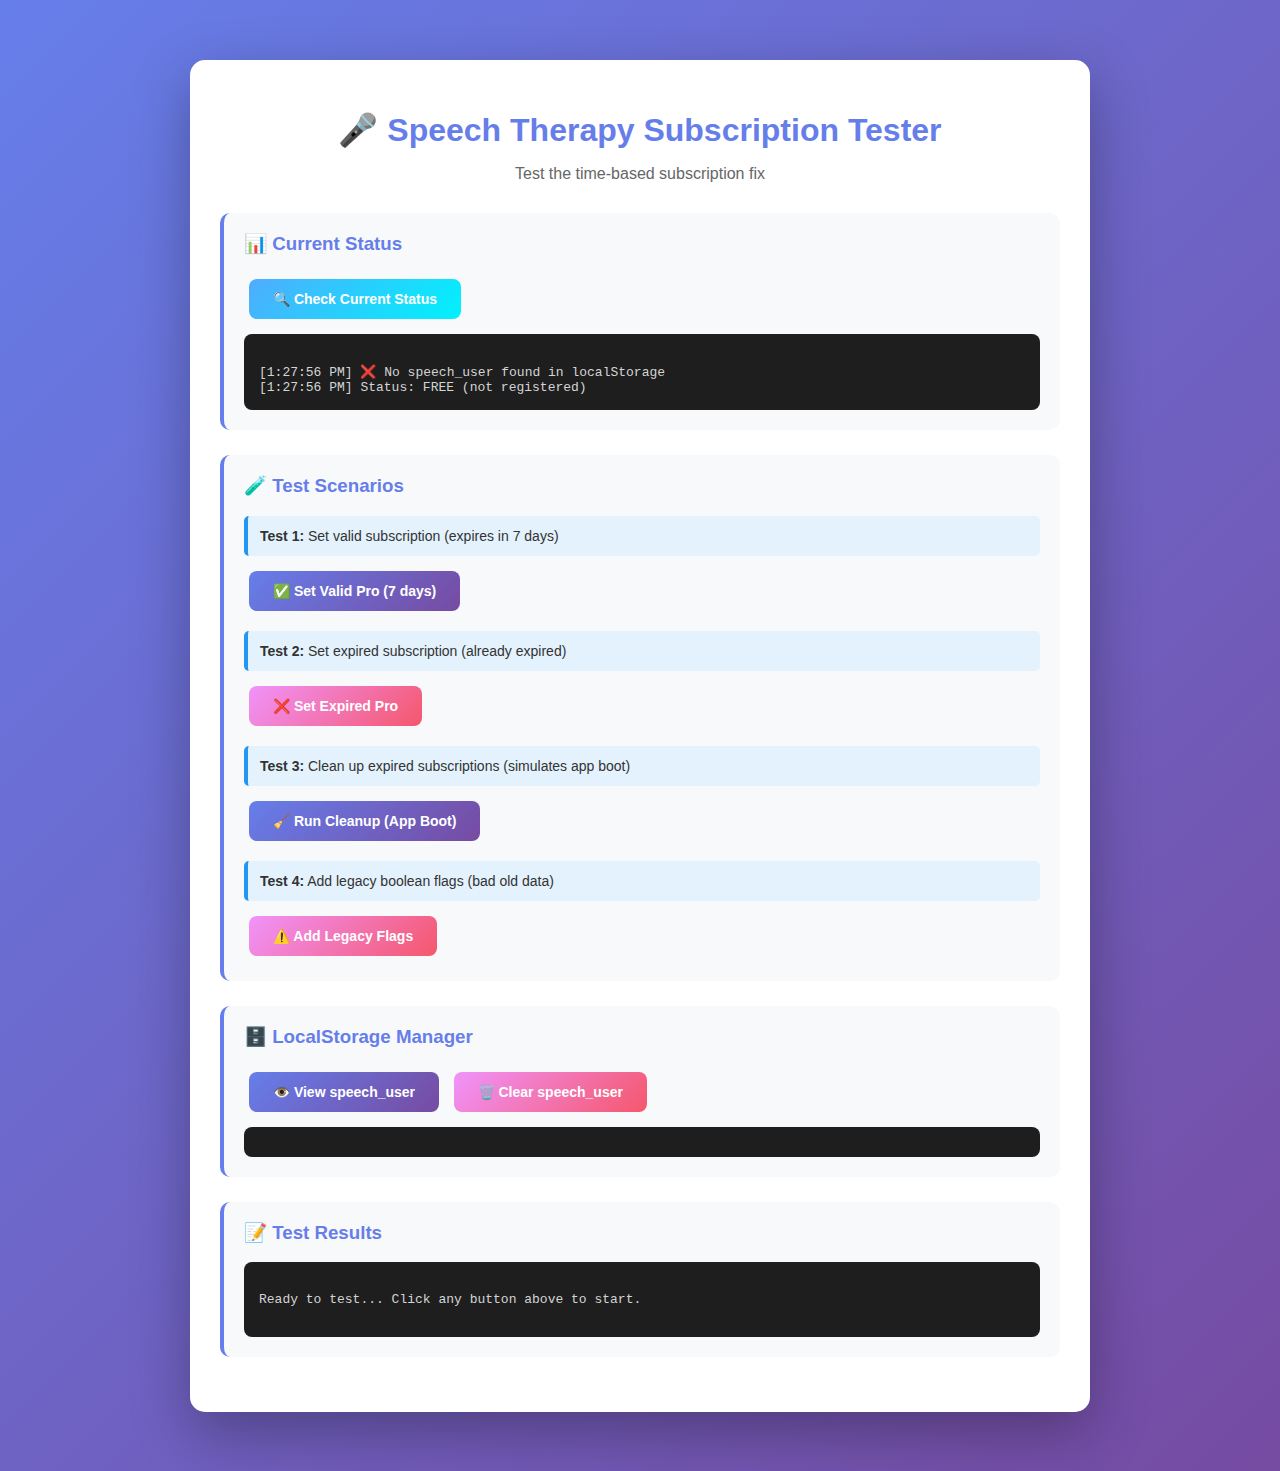
<file: test_subscription_fix.html>
<!DOCTYPE html>
<html lang="en">
<head>
    <meta charset="UTF-8">
    <meta name="viewport" content="width=device-width, initial-scale=1.0">
    <title>Speech Therapy Subscription - Test Console</title>
    <style>
        body {
            font-family: 'Segoe UI', Tahoma, Geneva, Verdana, sans-serif;
            max-width: 900px;
            margin: 40px auto;
            padding: 20px;
            background: linear-gradient(135deg, #667eea 0%, #764ba2 100%);
            color: #333;
        }
        .container {
            background: white;
            padding: 30px;
            border-radius: 15px;
            box-shadow: 0 20px 60px rgba(0,0,0,0.3);
        }
        h1 {
            color: #667eea;
            text-align: center;
            margin-bottom: 10px;
        }
        .subtitle {
            text-align: center;
            color: #666;
            margin-bottom: 30px;
        }
        .section {
            margin-bottom: 25px;
            padding: 20px;
            background: #f8f9fa;
            border-radius: 10px;
            border-left: 4px solid #667eea;
        }
        .section h3 {
            margin-top: 0;
            color: #667eea;
        }
        button {
            background: linear-gradient(135deg, #667eea 0%, #764ba2 100%);
            color: white;
            border: none;
            padding: 12px 24px;
            border-radius: 8px;
            cursor: pointer;
            font-size: 14px;
            font-weight: 600;
            margin: 5px;
            transition: transform 0.2s, box-shadow 0.2s;
        }
        button:hover {
            transform: translateY(-2px);
            box-shadow: 0 5px 15px rgba(102, 126, 234, 0.4);
        }
        button.danger {
            background: linear-gradient(135deg, #f093fb 0%, #f5576c 100%);
        }
        button.success {
            background: linear-gradient(135deg, #4facfe 0%, #00f2fe 100%);
        }
        .output {
            background: #1e1e1e;
            color: #d4d4d4;
            padding: 15px;
            border-radius: 8px;
            font-family: 'Consolas', 'Monaco', monospace;
            font-size: 13px;
            margin-top: 10px;
            max-height: 300px;
            overflow-y: auto;
            white-space: pre-wrap;
            word-wrap: break-word;
        }
        .status {
            padding: 10px 15px;
            border-radius: 8px;
            margin-top: 10px;
            font-weight: 600;
        }
        .status.pro {
            background: linear-gradient(135deg, #ffeaa7 0%, #fdcb6e 100%);
            color: #2d3436;
        }
        .status.free {
            background: #dfe6e9;
            color: #2d3436;
        }
        .status.expired {
            background: #fab1a0;
            color: #d63031;
        }
        .info {
            background: #e3f2fd;
            border-left: 4px solid #2196f3;
            padding: 12px;
            border-radius: 5px;
            margin: 10px 0;
            font-size: 14px;
        }
        code {
            background: #f4f4f4;
            padding: 2px 6px;
            border-radius: 3px;
            font-family: 'Consolas', monospace;
            color: #e83e8c;
        }
    </style>
</head>
<body>
    <div class="container">
        <h1>🎤 Speech Therapy Subscription Tester</h1>
        <p class="subtitle">Test the time-based subscription fix</p>

        <div class="section">
            <h3>📊 Current Status</h3>
            <button class="success" onclick="checkStatus()">🔍 Check Current Status</button>
            <div id="status-output" class="output"></div>
        </div>

        <div class="section">
            <h3>🧪 Test Scenarios</h3>
            <div class="info">
                <strong>Test 1:</strong> Set valid subscription (expires in 7 days)
            </div>
            <button onclick="setValidSubscription()">✅ Set Valid Pro (7 days)</button>
            
            <div class="info" style="margin-top: 15px;">
                <strong>Test 2:</strong> Set expired subscription (already expired)
            </div>
            <button class="danger" onclick="setExpiredSubscription()">❌ Set Expired Pro</button>
            
            <div class="info" style="margin-top: 15px;">
                <strong>Test 3:</strong> Clean up expired subscriptions (simulates app boot)
            </div>
            <button onclick="runCleanup()">🧹 Run Cleanup (App Boot)</button>
            
            <div class="info" style="margin-top: 15px;">
                <strong>Test 4:</strong> Add legacy boolean flags (bad old data)
            </div>
            <button class="danger" onclick="addLegacyFlags()">⚠️ Add Legacy Flags</button>
        </div>

        <div class="section">
            <h3>🗄️ LocalStorage Manager</h3>
            <button onclick="viewLocalStorage()">👁️ View speech_user</button>
            <button class="danger" onclick="clearLocalStorage()">🗑️ Clear speech_user</button>
            <div id="localstorage-output" class="output"></div>
        </div>

        <div class="section">
            <h3>📝 Test Results</h3>
            <div id="test-output" class="output">
Ready to test... Click any button above to start.
            </div>
        </div>
    </div>

    <script>
        // Helper function to simulate isSpeechPro()
        function isSpeechPro() {
            try {
                const speechUserRaw = localStorage.getItem('speech_user');
                if (!speechUserRaw) return false;
                
                const speechUser = JSON.parse(speechUserRaw);
                if (!speechUser?.planExpiry) return false;
                
                const expiryDate = new Date(speechUser.planExpiry);
                if (isNaN(expiryDate.getTime())) return false;
                
                return new Date() < expiryDate;
            } catch (e) {
                console.error('Error checking Pro status:', e);
                return false;
            }
        }

        // Helper function to simulate cleanupExpiredSubscription()
        function cleanupExpiredSubscription() {
            try {
                const speechUserRaw = localStorage.getItem('speech_user');
                if (!speechUserRaw) return { cleaned: false, message: 'No speech_user found' };

                const speechUser = JSON.parse(speechUserRaw);
                let needsUpdate = false;
                let changes = [];

                // Check if planExpiry exists and is expired
                if (speechUser.planExpiry) {
                    const expiryDate = new Date(speechUser.planExpiry);
                    const isExpired = isNaN(expiryDate.getTime()) || new Date() >= expiryDate;

                    if (isExpired) {
                        changes.push('❌ Removed expired planExpiry');
                        delete speechUser.planExpiry;
                        needsUpdate = true;
                    }
                }

                // Remove all legacy/invalid subscription keys
                const legacyKeys = ['plan', 'expiryDate', 'isPro', 'hasPro', 'isSubscribed', 'role'];
                legacyKeys.forEach(key => {
                    if (speechUser[key] !== undefined) {
                        changes.push(`🧹 Removed legacy key: ${key}`);
                        delete speechUser[key];
                        needsUpdate = true;
                    }
                });

                if (needsUpdate) {
                    localStorage.setItem('speech_user', JSON.stringify(speechUser));
                    return { cleaned: true, changes };
                }
                
                return { cleaned: false, message: '✅ No cleanup needed' };
            } catch (e) {
                return { cleaned: false, message: `⚠️ Error: ${e.message}` };
            }
        }

        function log(message, elementId = 'test-output') {
            const output = document.getElementById(elementId);
            const timestamp = new Date().toLocaleTimeString();
            output.textContent += `\n[${timestamp}] ${message}`;
            output.scrollTop = output.scrollHeight;
        }

        function clearLog(elementId = 'test-output') {
            document.getElementById(elementId).textContent = '';
        }

        function checkStatus() {
            clearLog('status-output');
            const isPro = isSpeechPro();
            const speechUserRaw = localStorage.getItem('speech_user');
            
            if (!speechUserRaw) {
                log('❌ No speech_user found in localStorage', 'status-output');
                log('Status: FREE (not registered)', 'status-output');
                return;
            }

            const speechUser = JSON.parse(speechUserRaw);
            log(`📧 Email: ${speechUser.email || 'N/A'}`, 'status-output');
            log(`👶 Child: ${speechUser.childName || 'N/A'}`, 'status-output');
            log(`👤 Parent: ${speechUser.parentName || 'N/A'}`, 'status-output');
            
            if (speechUser.planExpiry) {
                const expiryDate = new Date(speechUser.planExpiry);
                const now = new Date();
                const daysLeft = Math.ceil((expiryDate - now) / (1000 * 60 * 60 * 24));
                
                log(`\n📅 Plan Expiry: ${expiryDate.toLocaleString()}`, 'status-output');
                log(`⏳ Days Remaining: ${daysLeft}`, 'status-output');
                log(`\n🎯 Current Status: ${isPro ? '✅ PRO' : '❌ FREE (expired)'}`, 'status-output');
            } else {
                log(`\n🎯 Current Status: ❌ FREE (no planExpiry)`, 'status-output');
            }

            // Check for legacy keys
            const legacyKeys = ['plan', 'expiryDate', 'isPro', 'hasPro', 'isSubscribed', 'role'];
            const foundLegacy = legacyKeys.filter(key => speechUser[key] !== undefined);
            if (foundLegacy.length > 0) {
                log(`\n⚠️ WARNING: Legacy keys found: ${foundLegacy.join(', ')}`, 'status-output');
            }
        }

        function setValidSubscription() {
            clearLog();
            log('Setting valid Pro subscription (expires in 7 days)...');
            
            const expiryDate = new Date();
            expiryDate.setDate(expiryDate.getDate() + 7);
            
            const speechUser = {
                email: 'test@example.com',
                childName: 'Gigi',
                parentName: 'Test Parent',
                planExpiry: expiryDate.toISOString()
            };
            
            localStorage.setItem('speech_user', JSON.stringify(speechUser));
            log('✅ Valid subscription set!');
            log(`Expiry: ${expiryDate.toLocaleString()}`);
            log(`\nChecking status...`);
            
            setTimeout(() => {
                const isPro = isSpeechPro();
                log(`Result: ${isPro ? '✅ PRO ACTIVE' : '❌ FREE'}`);
            }, 100);
        }

        function setExpiredSubscription() {
            clearLog();
            log('Setting expired Pro subscription (expired 1 day ago)...');
            
            const expiryDate = new Date();
            expiryDate.setDate(expiryDate.getDate() - 1);
            
            const speechUser = {
                email: 'test@example.com',
                childName: 'Gigi',
                parentName: 'Test Parent',
                planExpiry: expiryDate.toISOString()
            };
            
            localStorage.setItem('speech_user', JSON.stringify(speechUser));
            log('✅ Expired subscription set!');
            log(`Expiry: ${expiryDate.toLocaleString()}`);
            log(`\nChecking status...`);
            
            setTimeout(() => {
                const isPro = isSpeechPro();
                log(`Result: ${isPro ? '✅ PRO ACTIVE' : '❌ FREE (expired as expected)'}`);
                log(`\n💡 Now run "Run Cleanup" to simulate app boot`);
            }, 100);
        }

        function runCleanup() {
            clearLog();
            log('Running cleanupExpiredSubscription() (simulating app boot)...');
            log('─'.repeat(50));
            
            const result = cleanupExpiredSubscription();
            
            if (result.cleaned) {
                log('🧹 CLEANUP PERFORMED:');
                result.changes.forEach(change => log(`  ${change}`));
                log(`\n✅ Cleaned up ${result.changes.length} issue(s)`);
            } else {
                log(result.message);
            }
            
            log('─'.repeat(50));
            log('\nChecking final status...');
            
            setTimeout(() => {
                const isPro = isSpeechPro();
                log(`Final Result: ${isPro ? '✅ PRO ACTIVE' : '❌ FREE'}`);
            }, 100);
        }

        function addLegacyFlags() {
            clearLog();
            log('Adding legacy boolean flags (simulating old broken data)...');
            
            const speechUserRaw = localStorage.getItem('speech_user');
            if (!speechUserRaw) {
                log('❌ No speech_user found. Create one first!');
                return;
            }
            
            const speechUser = JSON.parse(speechUserRaw);
            speechUser.isPro = true;
            speechUser.hasPro = true;
            speechUser.isSubscribed = true;
            speechUser.role = 'pro_user';
            speechUser.plan = 'annual';
            speechUser.expiryDate = '2027-12-31';
            
            localStorage.setItem('speech_user', JSON.stringify(speechUser));
            log('⚠️ Added legacy flags: isPro, hasPro, isSubscribed, role, plan, expiryDate');
            log('\n💡 These should be removed by cleanup on next app boot');
            log('💡 Run "Run Cleanup" to test the fix');
        }

        function viewLocalStorage() {
            clearLog('localstorage-output');
            const speechUserRaw = localStorage.getItem('speech_user');
            
            if (!speechUserRaw) {
                log('❌ No speech_user found in localStorage', 'localstorage-output');
                return;
            }
            
            try {
                const speechUser = JSON.parse(speechUserRaw);
                log('📦 speech_user contents:', 'localstorage-output');
                log(JSON.stringify(speechUser, null, 2), 'localstorage-output');
            } catch (e) {
                log(`⚠️ Error parsing: ${e.message}`, 'localstorage-output');
            }
        }

        function clearLocalStorage() {
            clearLog('localstorage-output');
            localStorage.removeItem('speech_user');
            log('🗑️ Cleared speech_user from localStorage', 'localstorage-output');
            log('✅ You are now in FREE mode', 'localstorage-output');
        }

        // Auto-check status on load
        window.addEventListener('load', () => {
            checkStatus();
        });
    </script>
</body>
</html>
</file>
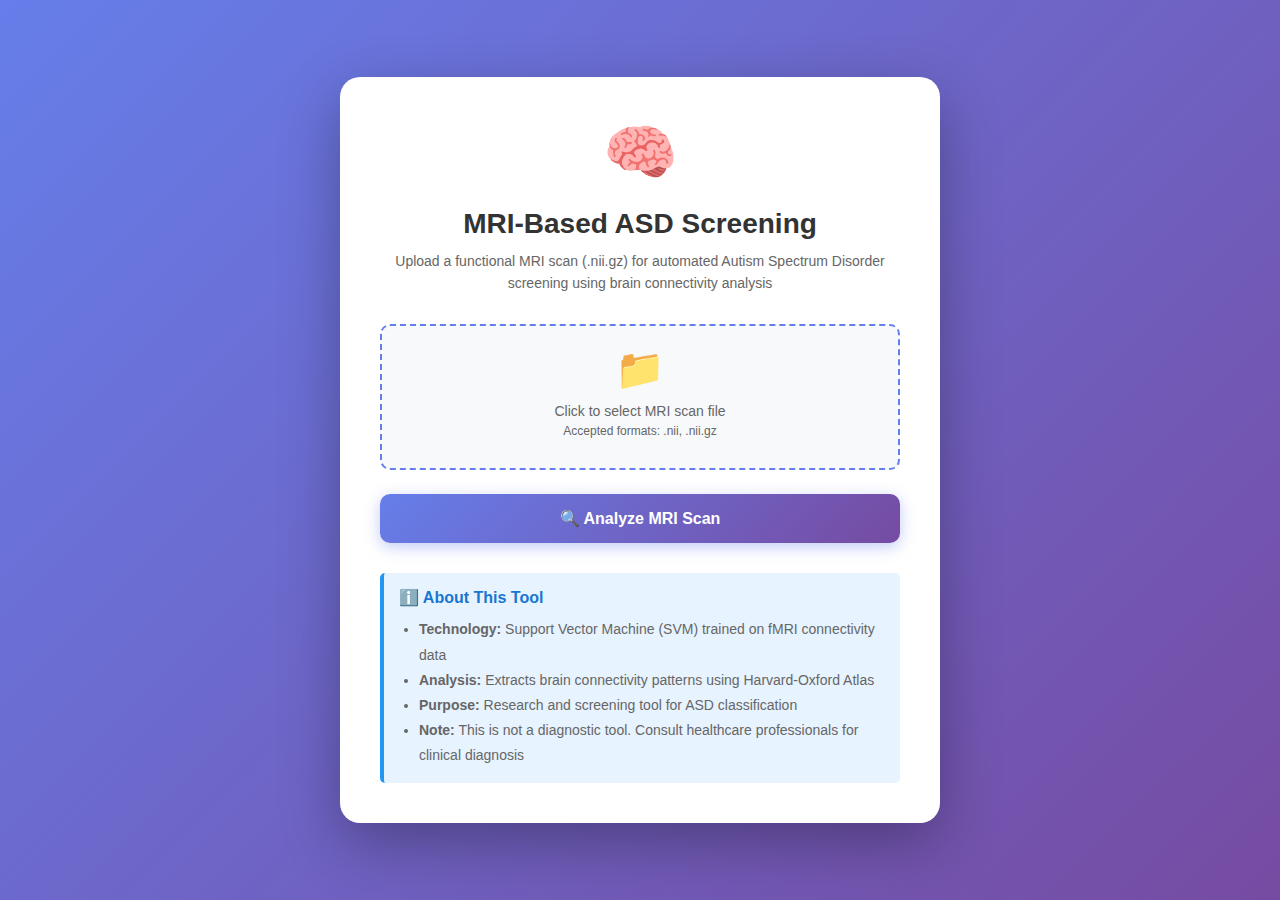
<file: backend/asd_fmri/templates/mri_screener.html>
<!DOCTYPE html>
<html lang="en">
<head>
    <meta charset="UTF-8">
    <meta name="viewport" content="width=device-width, initial-scale=1.0">
    <title>MRI-Based ASD Screening Tool</title>
    <style>
        * {
            margin: 0;
            padding: 0;
            box-sizing: border-box;
        }

        body {
            font-family: 'Segoe UI', Tahoma, Geneva, Verdana, sans-serif;
            background: linear-gradient(135deg, #667eea 0%, #764ba2 100%);
            min-height: 100vh;
            display: flex;
            justify-content: center;
            align-items: center;
            padding: 20px;
        }

        .container {
            background: white;
            border-radius: 20px;
            box-shadow: 0 20px 60px rgba(0, 0, 0, 0.3);
            max-width: 600px;
            width: 100%;
            padding: 40px;
            animation: fadeIn 0.5s ease-in;
        }

        @keyframes fadeIn {
            from {
                opacity: 0;
                transform: translateY(-20px);
            }
            to {
                opacity: 1;
                transform: translateY(0);
            }
        }

        .header {
            text-align: center;
            margin-bottom: 30px;
        }

        .header h1 {
            color: #333;
            font-size: 28px;
            margin-bottom: 10px;
        }

        .header p {
            color: #666;
            font-size: 14px;
            line-height: 1.6;
        }

        .icon {
            font-size: 60px;
            margin-bottom: 20px;
        }

        .upload-section {
            margin-bottom: 30px;
        }

        .file-input-wrapper {
            position: relative;
            overflow: hidden;
            display: inline-block;
            width: 100%;
            margin-bottom: 20px;
        }

        .file-input-wrapper input[type=file] {
            position: absolute;
            left: -9999px;
        }

        .file-input-label {
            display: block;
            padding: 20px;
            background: #f8f9fa;
            border: 2px dashed #667eea;
            border-radius: 10px;
            text-align: center;
            cursor: pointer;
            transition: all 0.3s ease;
        }

        .file-input-label:hover {
            background: #e9ecef;
            border-color: #764ba2;
        }

        .file-input-label.has-file {
            background: #e7f3ff;
            border-color: #2196F3;
            border-style: solid;
        }

        .file-icon {
            font-size: 40px;
            margin-bottom: 10px;
        }

        .file-text {
            color: #666;
            font-size: 14px;
        }

        .file-name {
            color: #2196F3;
            font-weight: bold;
            margin-top: 10px;
            word-break: break-all;
        }

        .submit-btn {
            width: 100%;
            padding: 15px;
            background: linear-gradient(135deg, #667eea 0%, #764ba2 100%);
            color: white;
            border: none;
            border-radius: 10px;
            font-size: 16px;
            font-weight: bold;
            cursor: pointer;
            transition: all 0.3s ease;
            box-shadow: 0 4px 15px rgba(102, 126, 234, 0.4);
        }

        .submit-btn:hover:not(:disabled) {
            transform: translateY(-2px);
            box-shadow: 0 6px 20px rgba(102, 126, 234, 0.6);
        }

        .submit-btn:disabled {
            background: #ccc;
            cursor: not-allowed;
            box-shadow: none;
        }

        .loading {
            display: none;
            text-align: center;
            margin: 20px 0;
        }

        .loading.active {
            display: block;
        }

        .spinner {
            border: 4px solid #f3f3f3;
            border-top: 4px solid #667eea;
            border-radius: 50%;
            width: 50px;
            height: 50px;
            animation: spin 1s linear infinite;
            margin: 0 auto 15px;
        }

        @keyframes spin {
            0% { transform: rotate(0deg); }
            100% { transform: rotate(360deg); }
        }

        .result {
            display: none;
            padding: 20px;
            border-radius: 10px;
            margin-top: 20px;
            animation: slideIn 0.5s ease-out;
        }

        @keyframes slideIn {
            from {
                opacity: 0;
                transform: translateY(20px);
            }
            to {
                opacity: 1;
                transform: translateY(0);
            }
        }

        .result.active {
            display: block;
        }

        .result.success {
            background: #d4edda;
            border: 2px solid #28a745;
        }

        .result.error {
            background: #f8d7da;
            border: 2px solid #dc3545;
        }

        .result-icon {
            font-size: 50px;
            text-align: center;
            margin-bottom: 15px;
        }

        .result-title {
            font-size: 22px;
            font-weight: bold;
            text-align: center;
            margin-bottom: 10px;
        }

        .result.success .result-title {
            color: #155724;
        }

        .result.error .result-title {
            color: #721c24;
        }

        .result-message {
            text-align: center;
            color: #666;
            margin-bottom: 15px;
            line-height: 1.6;
        }

        .result-details {
            background: white;
            padding: 15px;
            border-radius: 8px;
            margin-top: 15px;
        }

        .detail-row {
            display: flex;
            justify-content: space-between;
            padding: 10px 0;
            border-bottom: 1px solid #eee;
        }

        .detail-row:last-child {
            border-bottom: none;
        }

        .detail-label {
            font-weight: bold;
            color: #333;
        }

        .detail-value {
            color: #666;
        }

        .confidence-bar {
            width: 100%;
            height: 30px;
            background: #f0f0f0;
            border-radius: 15px;
            overflow: hidden;
            margin-top: 10px;
        }

        .confidence-fill {
            height: 100%;
            background: linear-gradient(90deg, #667eea 0%, #764ba2 100%);
            display: flex;
            align-items: center;
            justify-content: center;
            color: white;
            font-weight: bold;
            font-size: 14px;
            transition: width 1s ease-out;
        }

        .info-box {
            background: #e7f3ff;
            border-left: 4px solid #2196F3;
            padding: 15px;
            margin-top: 20px;
            border-radius: 5px;
        }

        .info-box h3 {
            color: #1976D2;
            font-size: 16px;
            margin-bottom: 10px;
        }

        .info-box ul {
            margin-left: 20px;
            color: #666;
            font-size: 14px;
            line-height: 1.8;
        }

        .reset-btn {
            width: 100%;
            padding: 12px;
            background: #6c757d;
            color: white;
            border: none;
            border-radius: 8px;
            font-size: 14px;
            font-weight: bold;
            cursor: pointer;
            margin-top: 15px;
            transition: all 0.3s ease;
        }

        .reset-btn:hover {
            background: #5a6268;
        }

        @media (max-width: 600px) {
            .container {
                padding: 25px;
            }

            .header h1 {
                font-size: 24px;
            }
        }
    </style>
</head>
<body>
    <div class="container">
        <div class="header">
            <div class="icon">🧠</div>
            <h1>MRI-Based ASD Screening</h1>
            <p>Upload a functional MRI scan (.nii.gz) for automated Autism Spectrum Disorder screening using brain connectivity analysis</p>
        </div>

        <form id="mriForm" enctype="multipart/form-data">
            <div class="upload-section">
                <div class="file-input-wrapper">
                    <input type="file" id="mriFile" name="mri_file" accept=".nii,.nii.gz,.gz" required>
                    <label for="mriFile" class="file-input-label" id="fileLabel">
                        <div class="file-icon">📁</div>
                        <div class="file-text">Click to select MRI scan file</div>
                        <div class="file-text" style="font-size: 12px; margin-top: 5px;">Accepted formats: .nii, .nii.gz</div>
                        <div class="file-name" id="fileName"></div>
                    </label>
                </div>

                <button type="submit" class="submit-btn" id="submitBtn">
                    🔍 Analyze MRI Scan
                </button>
            </div>
        </form>

        <div class="loading" id="loading">
            <div class="spinner"></div>
            <p style="color: #666;">Processing MRI scan and analyzing brain connectivity patterns...</p>
            <p style="color: #999; font-size: 12px; margin-top: 10px;">This may take 30-60 seconds</p>
        </div>

        <div class="result" id="result">
            <div class="result-icon" id="resultIcon"></div>
            <div class="result-title" id="resultTitle"></div>
            <div class="result-message" id="resultMessage"></div>
            <div class="result-details" id="resultDetails"></div>
            <button class="reset-btn" onclick="resetForm()">📤 Upload Another Scan</button>
        </div>

        <div class="info-box">
            <h3>ℹ️ About This Tool</h3>
            <ul>
                <li><strong>Technology:</strong> Support Vector Machine (SVM) trained on fMRI connectivity data</li>
                <li><strong>Analysis:</strong> Extracts brain connectivity patterns using Harvard-Oxford Atlas</li>
                <li><strong>Purpose:</strong> Research and screening tool for ASD classification</li>
                <li><strong>Note:</strong> This is not a diagnostic tool. Consult healthcare professionals for clinical diagnosis</li>
            </ul>
        </div>
    </div>

    <script>
        // File input handling
        const fileInput = document.getElementById('mriFile');
        const fileLabel = document.getElementById('fileLabel');
        const fileName = document.getElementById('fileName');
        const form = document.getElementById('mriForm');
        const submitBtn = document.getElementById('submitBtn');
        const loading = document.getElementById('loading');
        const result = document.getElementById('result');

        fileInput.addEventListener('change', function(e) {
            if (this.files && this.files[0]) {
                const file = this.files[0];
                fileName.textContent = `Selected: ${file.name}`;
                fileLabel.classList.add('has-file');
            } else {
                fileName.textContent = '';
                fileLabel.classList.remove('has-file');
            }
        });

        // Form submission
        form.addEventListener('submit', async function(e) {
            e.preventDefault();

            const file = fileInput.files[0];
            if (!file) {
                alert('Please select an MRI scan file');
                return;
            }

            // Validate file extension
            const validExtensions = ['.nii', '.nii.gz', '.gz'];
            const isValid = validExtensions.some(ext => file.name.toLowerCase().endsWith(ext));
            
            if (!isValid) {
                alert('Invalid file format. Please upload a .nii or .nii.gz file');
                return;
            }

            // Show loading state
            submitBtn.disabled = true;
            loading.classList.add('active');
            result.classList.remove('active');

            // Prepare form data
            const formData = new FormData();
            formData.append('mri_file', file);

            try {
                // Send request to backend
                const response = await fetch('/predict_mri', {
                    method: 'POST',
                    body: formData
                });

                const data = await response.json();

                // Hide loading
                loading.classList.remove('active');

                if (response.ok && data.success) {
                    // Show success result
                    showResult('success', data);
                } else {
                    // Show error
                    showResult('error', data);
                }

            } catch (error) {
                loading.classList.remove('active');
                showResult('error', {
                    error: 'Network error. Please check your connection and try again.'
                });
            }
        });

        function showResult(type, data) {
            result.className = 'result active ' + type;

            if (type === 'success') {
                document.getElementById('resultIcon').textContent = data.diagnosis === 'ASD' ? '🔴' : '🟢';
                document.getElementById('resultTitle').textContent = `Diagnosis: ${data.diagnosis}`;
                document.getElementById('resultMessage').textContent = data.message || 'Analysis completed successfully';

                // Create detailed results
                const confidence = (data.confidence * 100).toFixed(1);
                const asdProb = (data.asd_probability * 100).toFixed(1);
                const controlProb = (data.control_probability * 100).toFixed(1);

                document.getElementById('resultDetails').innerHTML = `
                    <div class="detail-row">
                        <span class="detail-label">Diagnosis:</span>
                        <span class="detail-value" style="font-weight: bold; color: ${data.diagnosis === 'ASD' ? '#dc3545' : '#28a745'}">
                            ${data.diagnosis === 'ASD' ? 'Autism Spectrum Disorder' : 'Neurotypical (Control)'}
                        </span>
                    </div>
                    <div class="detail-row">
                        <span class="detail-label">Confidence:</span>
                        <span class="detail-value">${confidence}%</span>
                    </div>
                    <div class="confidence-bar">
                        <div class="confidence-fill" style="width: ${confidence}%">${confidence}%</div>
                    </div>
                    <div class="detail-row" style="margin-top: 15px;">
                        <span class="detail-label">ASD Probability:</span>
                        <span class="detail-value">${asdProb}%</span>
                    </div>
                    <div class="detail-row">
                        <span class="detail-label">Control Probability:</span>
                        <span class="detail-value">${controlProb}%</span>
                    </div>
                    <div style="margin-top: 15px; padding: 10px; background: #fff3cd; border-radius: 5px; font-size: 13px; color: #856404;">
                        ⚠️ <strong>Important:</strong> This is a screening tool for research purposes. 
                        Please consult qualified healthcare professionals for clinical diagnosis and treatment decisions.
                    </div>
                `;

            } else {
                document.getElementById('resultIcon').textContent = '❌';
                document.getElementById('resultTitle').textContent = 'Error';
                document.getElementById('resultMessage').textContent = data.error || 'An unexpected error occurred';
                document.getElementById('resultDetails').innerHTML = `
                    <div style="padding: 15px; background: #fff; border-radius: 5px;">
                        <p style="color: #666; font-size: 14px; line-height: 1.6;">
                            ${data.error || 'Please try again or contact support if the problem persists.'}
                        </p>
                    </div>
                `;
            }

            result.classList.add('active');
        }

        function resetForm() {
            form.reset();
            fileName.textContent = '';
            fileLabel.classList.remove('has-file');
            result.classList.remove('active');
            submitBtn.disabled = false;
        }
    </script>
</body>
</html>
</file>
